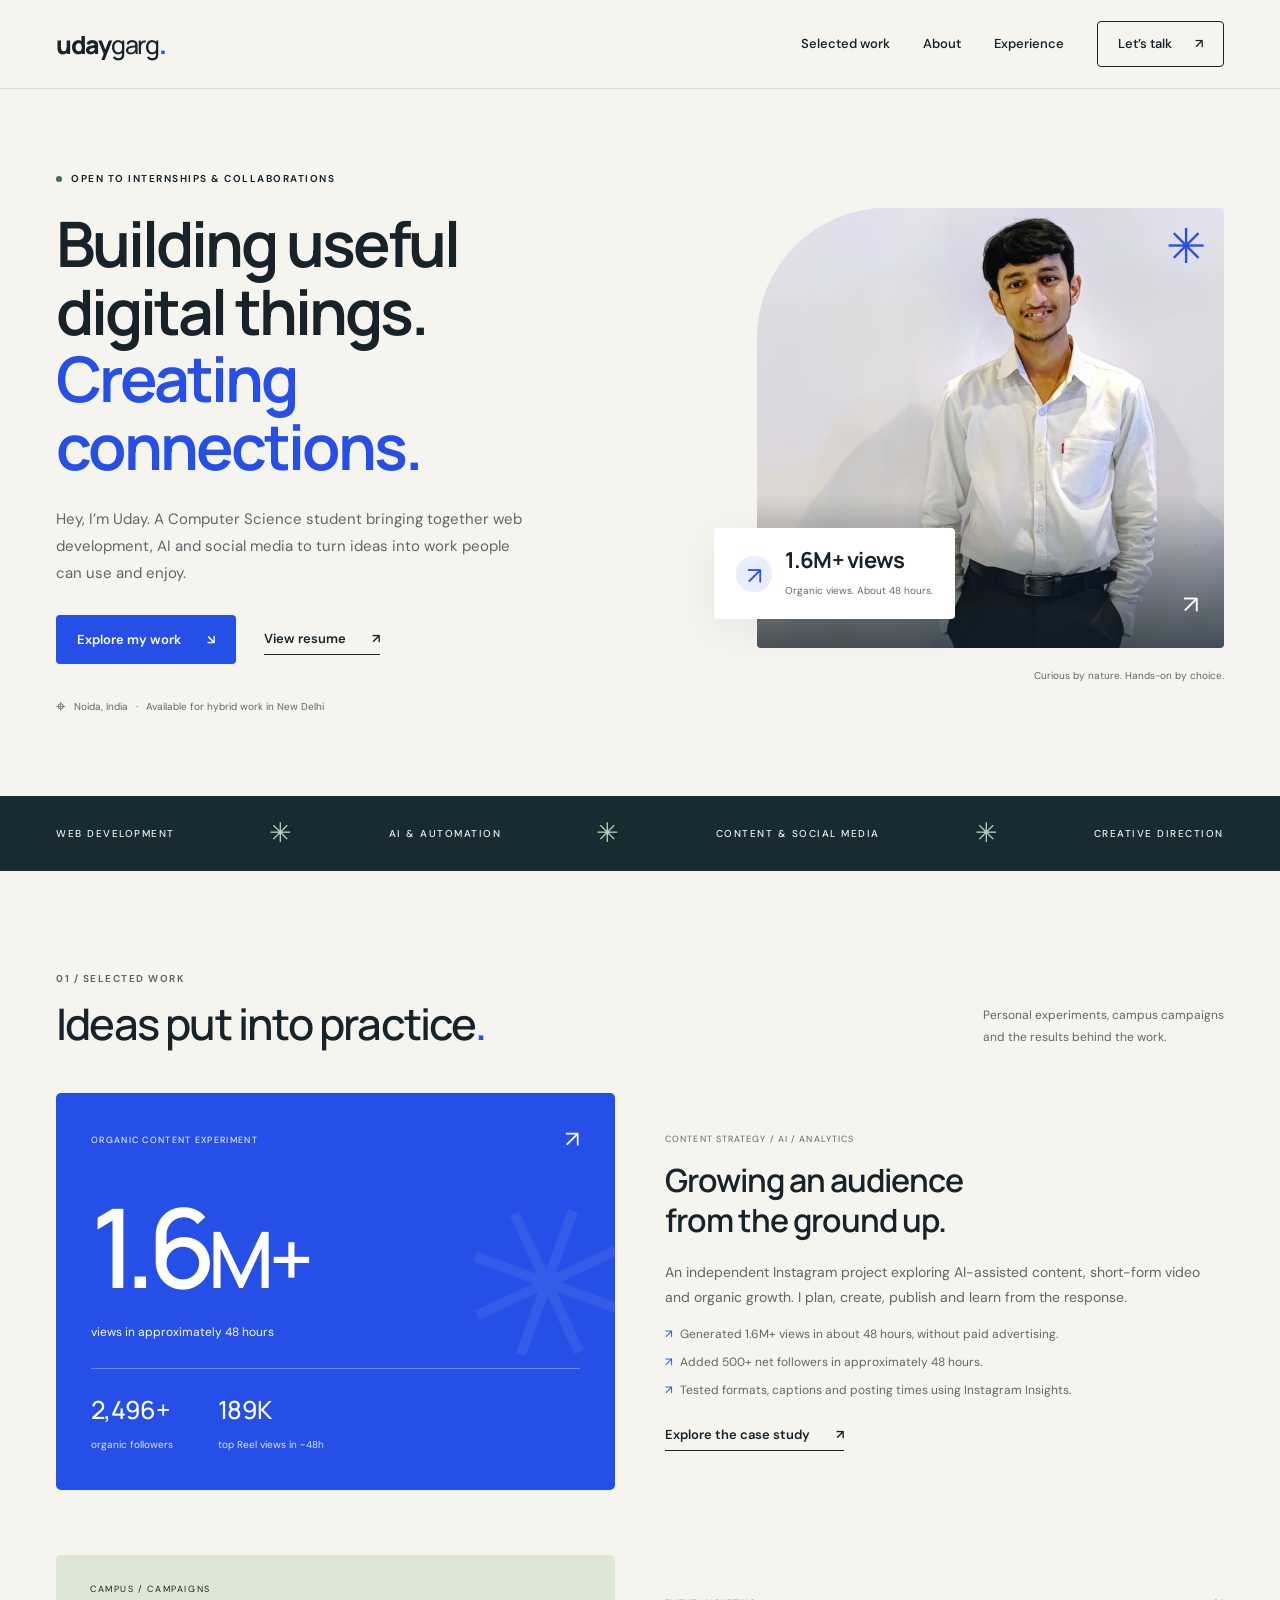
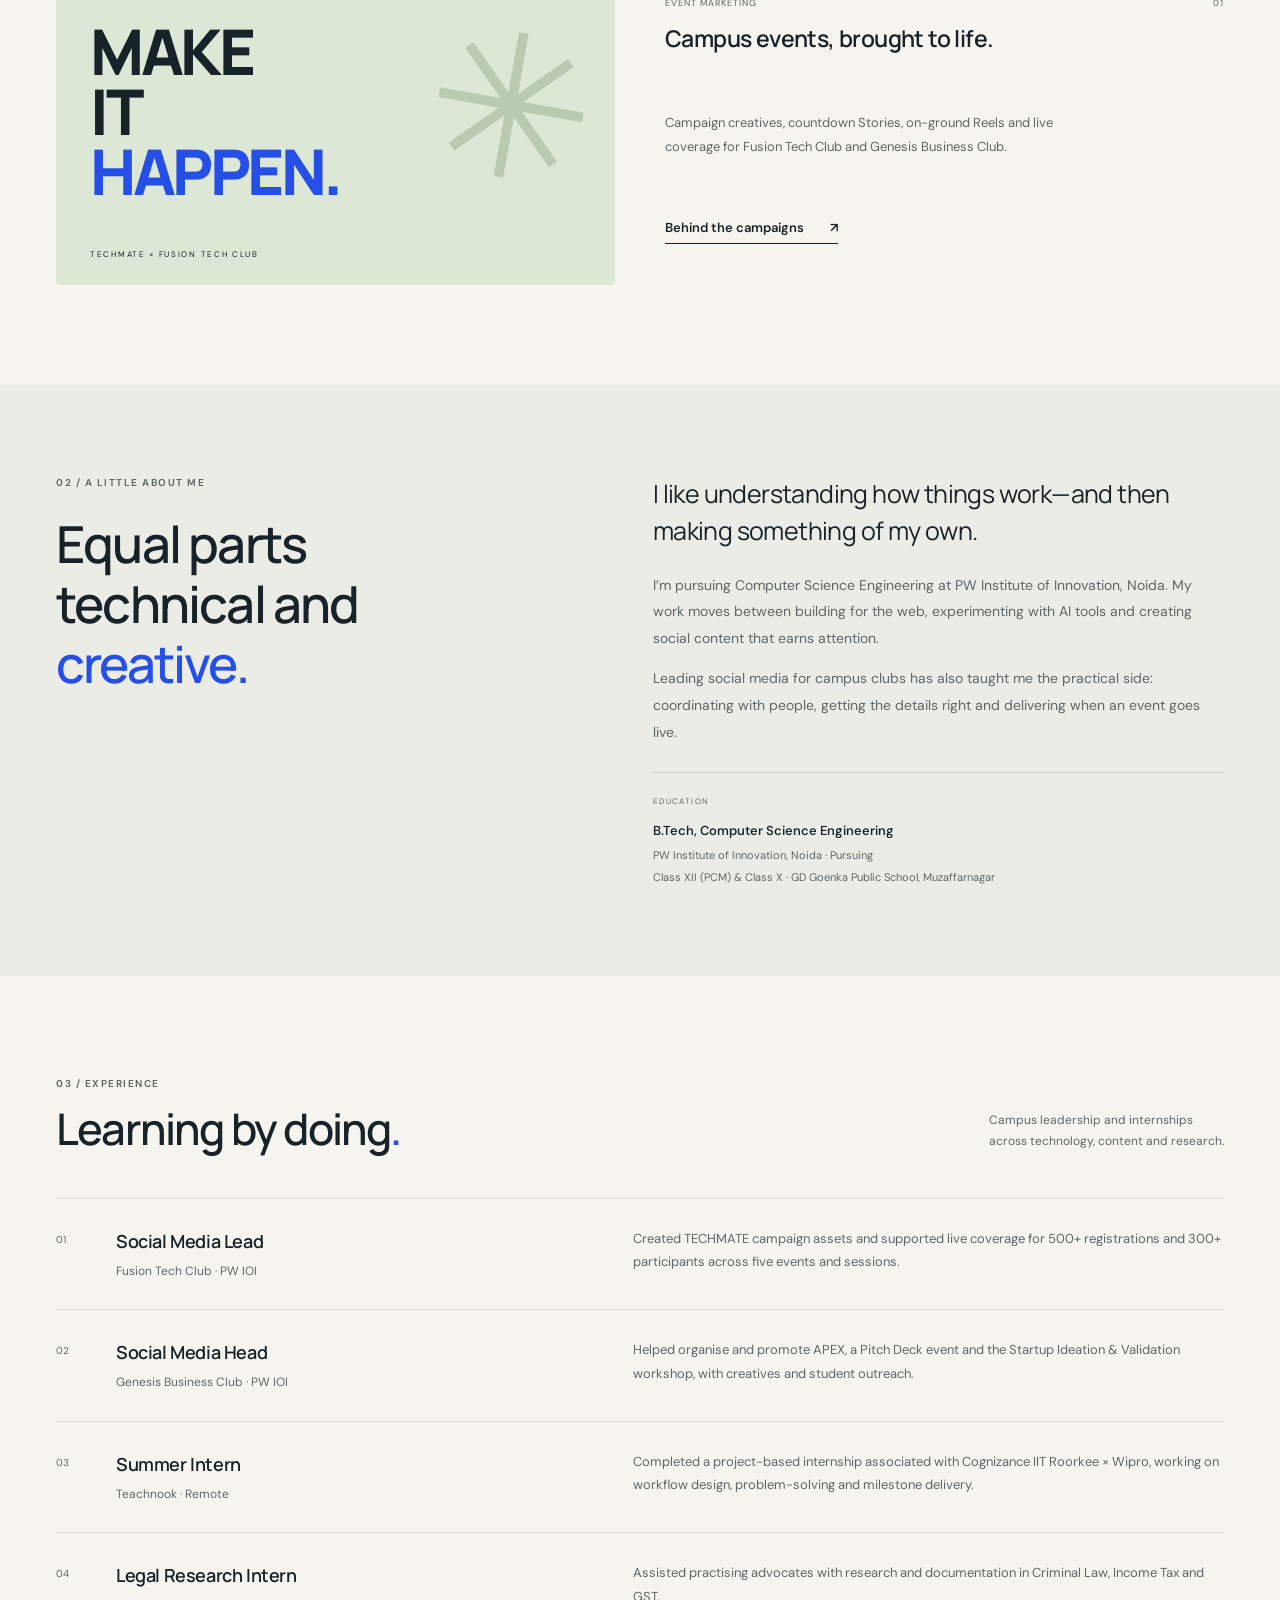
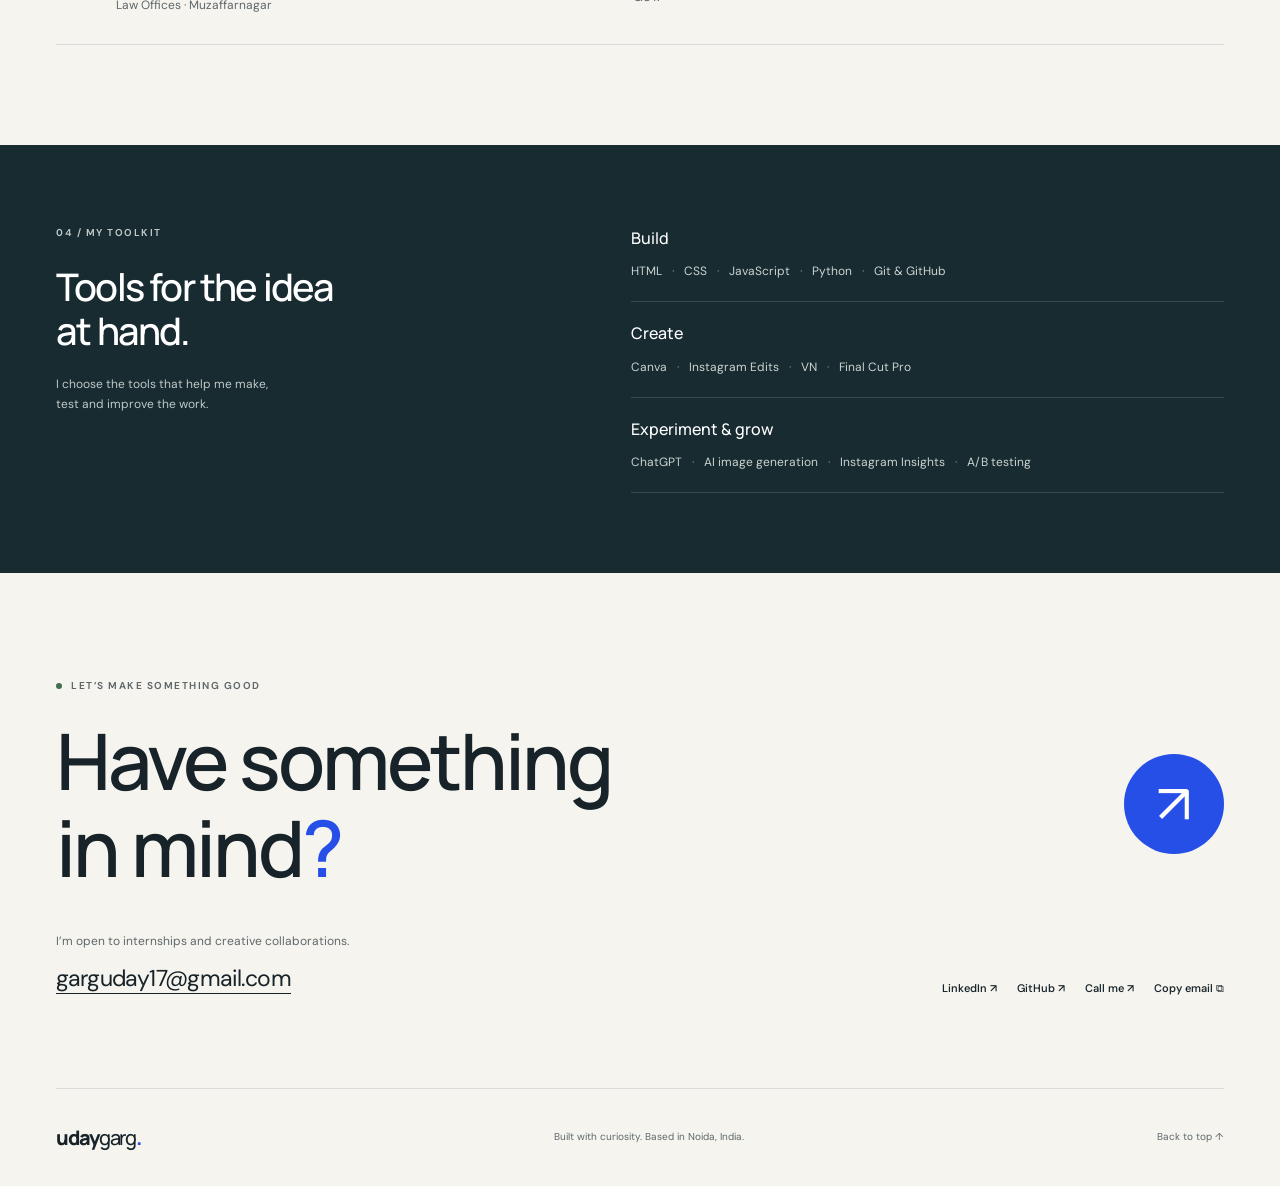
<file: index.html>
<!doctype html>
<html lang="en">
<head>
<meta charset="utf-8"><meta name="viewport" content="width=device-width, initial-scale=1">
<title>Uday Garg — Developer &amp; Content Creator</title>
<meta name="description" content="Uday Garg's portfolio: web projects, AI-assisted content, organic social media growth and campus campaigns. Computer Science undergraduate based in Noida.">
<meta name="author" content="Uday Garg"><meta name="theme-color" content="#f5f4ef">
<meta property="og:type" content="website"><meta property="og:title" content="Uday Garg — Developer &amp; Content Creator"><meta property="og:description" content="Building useful digital experiences and creating content that connects. Explore my work, experience and results."><meta property="og:url" content="https://codertycoon17.github.io/personal-profile/"><meta property="og:image" content="https://codertycoon17.github.io/personal-profile/profile.jpg">
<link rel="canonical" href="https://codertycoon17.github.io/personal-profile/"><link rel="icon" href="favicon.svg" type="image/svg+xml">
<link rel="preconnect" href="https://fonts.googleapis.com"><link rel="preconnect" href="https://fonts.gstatic.com" crossorigin><link href="https://fonts.googleapis.com/css2?family=DM+Sans:wght@400;450;500;550;600;650;700&amp;family=Manrope:wght@400;500;600;650;700;750;800&amp;display=swap" rel="stylesheet"><link rel="stylesheet" href="style.css">
<script src="script.js" defer></script>
</head>
<body>
<a class="skip" href="#main">Skip to content</a>
<header class="site-header"><nav class="nav shell" aria-label="Main navigation"><a class="wordmark" href="#" aria-label="Uday Garg home">uday<span>garg</span><i>.</i></a><button class="menu-toggle" aria-expanded="false" aria-controls="nav-links">Menu <span aria-hidden="true">＋</span></button><div class="nav-links" id="nav-links"><a href="#work">Selected work</a><a href="#about">About</a><a href="#experience">Experience</a><a class="nav-contact" href="#contact">Let’s talk <span aria-hidden="true">↗</span></a></div></nav></header>
<main id="main">
<section class="hero shell" aria-labelledby="hero-title"><div class="hero-copy"><p class="eyebrow"><span class="status-dot"></span> OPEN TO INTERNSHIPS &amp; COLLABORATIONS</p><h1 id="hero-title">Building useful<br>digital things.<br><span>Creating</span><br><span>connections.</span></h1><p class="hero-intro">Hey, I’m Uday. A Computer Science student bringing together web development, AI and social media to turn ideas into work people can use and enjoy.</p><div class="hero-actions"><a class="button primary" href="#work">Explore my work <span aria-hidden="true">↘</span></a><a class="text-link" href="assets/Uday_Garg_Resume.pdf?v=main-20261024" target="_blank" rel="noopener">View resume <span aria-hidden="true">↗</span></a></div><div class="hero-location"><span aria-hidden="true">⌖</span> Noida, India <span class="dot-separator">·</span> Available for hybrid work in New Delhi</div></div><div class="hero-art"><div class="portrait-frame"><img src="profile.jpg" alt="Uday Garg" width="4496" height="5992" fetchpriority="high"><span class="portrait-corner top" aria-hidden="true">✳</span><div class="portrait-label"><span>TECHNOLOGY × CREATIVITY</span><span aria-hidden="true">↗</span></div></div><div class="result-note"><span class="note-icon" aria-hidden="true">↗</span><div><strong>1.6M+ views</strong><span>Organic views. About 48 hours.</span></div></div><p class="portrait-caption">Curious by nature. Hands-on by choice.</p></div></section>
<div class="discipline-band" aria-label="Areas of work"><div class="shell discipline-inner"><span>WEB DEVELOPMENT</span><b aria-hidden="true">✳</b><span>AI &amp; AUTOMATION</span><b aria-hidden="true">✳</b><span>CONTENT &amp; SOCIAL MEDIA</span><b aria-hidden="true">✳</b><span>CREATIVE DIRECTION</span></div></div>
<section class="section shell" id="work"><div class="section-top"><div><p class="eyebrow">01 / SELECTED WORK</p><h2>Ideas put into practice<span>.</span></h2></div><p class="section-description">Personal experiments, campus campaigns<br>and the results behind the work.</p></div>
<article class="featured-work"><div class="growth-visual"><div class="visual-top"><span>ORGANIC CONTENT EXPERIMENT</span><span aria-hidden="true">↗</span></div><div class="visual-number">1.6<span>M+</span></div><p>views in approximately 48 hours</p><div class="visual-rule"></div><div class="visual-bottom"><div><strong>2,496+</strong><span>organic followers</span></div><div><strong>189K</strong><span>top Reel views in ~48h</span></div></div><span class="decor-asterisk" aria-hidden="true">✳</span></div><div class="work-copy"><p class="work-category">CONTENT STRATEGY / AI / ANALYTICS</p><h3>Growing an audience<br>from the ground up.</h3><p>An independent Instagram project exploring AI-assisted content, short-form video and organic growth. I plan, create, publish and learn from the response.</p><ul class="clean-list"><li>Generated 1.6M+ views in about 48 hours, without paid advertising.</li><li>Added 500+ net followers in approximately 48 hours.</li><li>Tested formats, captions and posting times using Instagram Insights.</li></ul><a class="text-link" href="projects.html#content">Explore the case study <span aria-hidden="true">↗</span></a></div></article>
<div class="campus-showcase"><article class="secondary-work"><div class="project-visual campaign-visual" aria-hidden="true"><span class="mock-label">CAMPUS / CAMPAIGNS</span><strong>MAKE<br>IT<br><em>HAPPEN.</em></strong><span class="visual-foot">TECHMATE × FUSION TECH CLUB</span><span class="campaign-star">✳</span></div><div class="project-meta"><span>EVENT MARKETING</span><span>01</span></div><h3>Campus events, brought to life.</h3><p>Campaign creatives, countdown Stories, on-ground Reels and live coverage for Fusion Tech Club and Genesis Business Club.</p><a class="text-link" href="projects.html#campus">Behind the campaigns <span aria-hidden="true">↗</span></a></article></div>
</section>
<section class="about-section" id="about"><div class="shell about-layout"><div><p class="eyebrow">02 / A LITTLE ABOUT ME</p><h2>Equal parts<br> technical and<br> <span>creative.</span></h2></div><div class="about-copy"><p class="large-copy">I like understanding how things work—and then making something of my own.</p><p>I’m pursuing Computer Science Engineering at PW Institute of Innovation, Noida. My work moves between building for the web, experimenting with AI tools and creating social content that earns attention.</p><p>Leading social media for campus clubs has also taught me the practical side: coordinating with people, getting the details right and delivering when an event goes live.</p><div class="education-note"><span class="mini-label">EDUCATION</span><strong>B.Tech, Computer Science Engineering</strong><span>PW Institute of Innovation, Noida · Pursuing</span><span>Class XII (PCM) &amp; Class X · GD Goenka Public School, Muzaffarnagar</span></div></div></div></section>
<section class="section shell" id="experience"><div class="section-top"><div><p class="eyebrow">03 / EXPERIENCE</p><h2>Learning by doing<span>.</span></h2></div><p class="section-description">Campus leadership and internships<br>across technology, content and research.</p></div><div class="experience-list"><article class="experience-row"><span class="experience-index">01</span><div><h3>Social Media Lead</h3><p class="organization">Fusion Tech Club · PW IOI</p></div><p>Created TECHMATE campaign assets and supported live coverage for 500+ registrations and 300+ participants across five events and sessions.</p></article><article class="experience-row"><span class="experience-index">02</span><div><h3>Social Media Head</h3><p class="organization">Genesis Business Club · PW IOI</p></div><p>Helped organise and promote APEX, a Pitch Deck event and the Startup Ideation &amp; Validation workshop, with creatives and student outreach.</p></article><article class="experience-row"><span class="experience-index">03</span><div><h3>Summer Intern</h3><p class="organization">Teachnook · Remote</p></div><p>Completed a project-based internship associated with Cognizance IIT Roorkee × Wipro, working on workflow design, problem-solving and milestone delivery.</p></article><article class="experience-row"><span class="experience-index">04</span><div><h3>Legal Research Intern</h3><p class="organization">Law Offices · Muzaffarnagar</p></div><p>Assisted practising advocates with research and documentation in Criminal Law, Income Tax and GST.</p></article></div></section>
<section class="toolkit-section"><div class="shell toolkit-layout"><div><p class="eyebrow">04 / MY TOOLKIT</p><h2>Tools for the idea<br>at hand.</h2><p>I choose the tools that help me make,<br>test and improve the work.</p></div><div class="tool-groups"><div><h3>Build</h3><p>HTML <span>·</span> CSS <span>·</span> JavaScript <span>·</span> Python <span>·</span> Git &amp; GitHub</p></div><div><h3>Create</h3><p>Canva <span>·</span> Instagram Edits <span>·</span> VN <span>·</span> Final Cut Pro</p></div><div><h3>Experiment &amp; grow</h3><p>ChatGPT <span>·</span> AI image generation <span>·</span> Instagram Insights <span>·</span> A/B testing</p></div></div></div></section>
<section class="contact-section shell" id="contact"><p class="eyebrow"><span class="status-dot"></span> LET’S MAKE SOMETHING GOOD</p><div class="contact-heading"><h2>Have something<br>in mind<span>?</span></h2><a class="contact-arrow" href="mailto:garguday17@gmail.com" aria-label="Email Uday Garg">↗</a></div><div class="contact-bottom"><div><p>I’m open to internships and creative collaborations.</p><a class="email-link" href="mailto:garguday17@gmail.com">garguday17@gmail.com</a></div><div class="social-links"><a href="https://www.linkedin.com/in/uday-garg-muj27/" target="_blank" rel="noopener">LinkedIn ↗</a><a href="https://github.com/codertycoon17" target="_blank" rel="noopener">GitHub ↗</a><a href="tel:+917983290704">Call me ↗</a><button type="button" class="copy-email">Copy email <span aria-hidden="true">⧉</span></button></div></div><p class="copy-status" role="status" aria-live="polite"></p></section>
</main><footer class="site-footer shell"><a class="wordmark" href="#">uday<span>garg</span><i>.</i></a><p>Built with curiosity. Based in Noida, India.</p><a href="#main">Back to top ↑</a></footer>
</body></html>
</file>
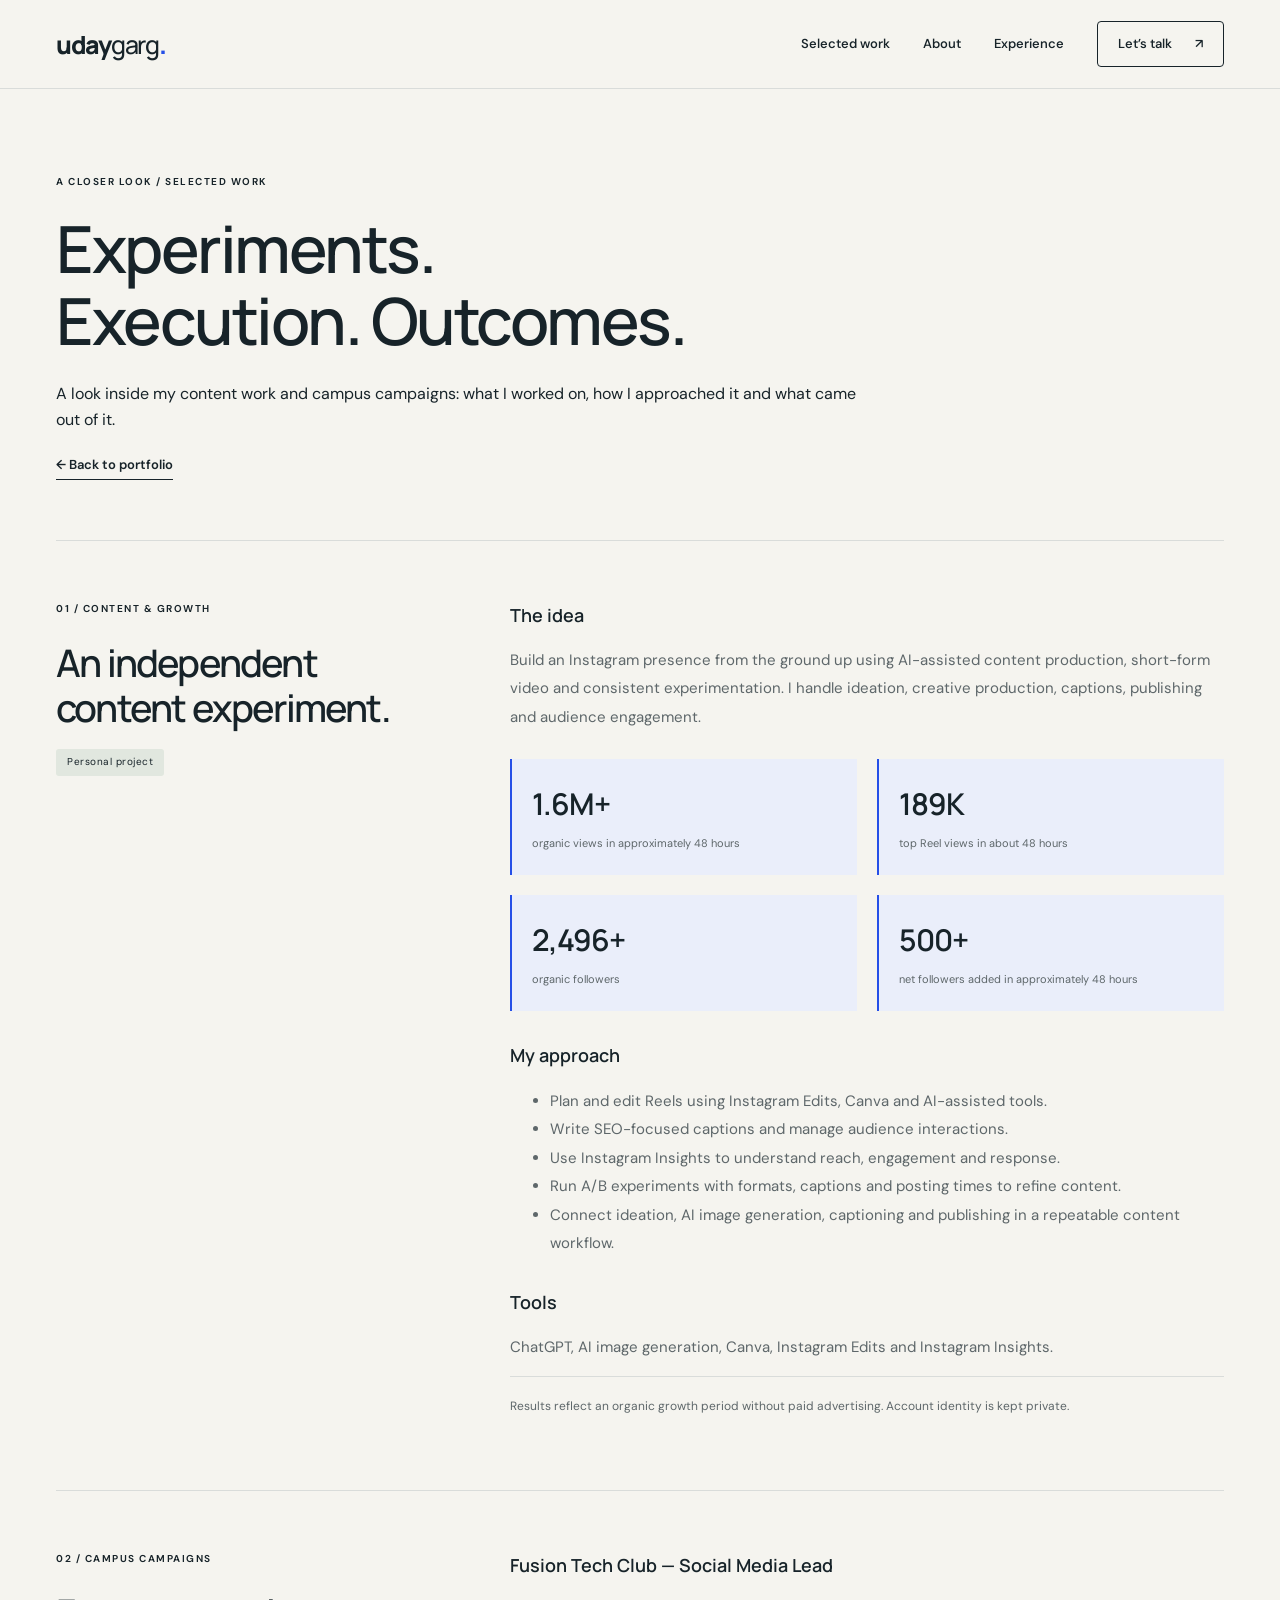
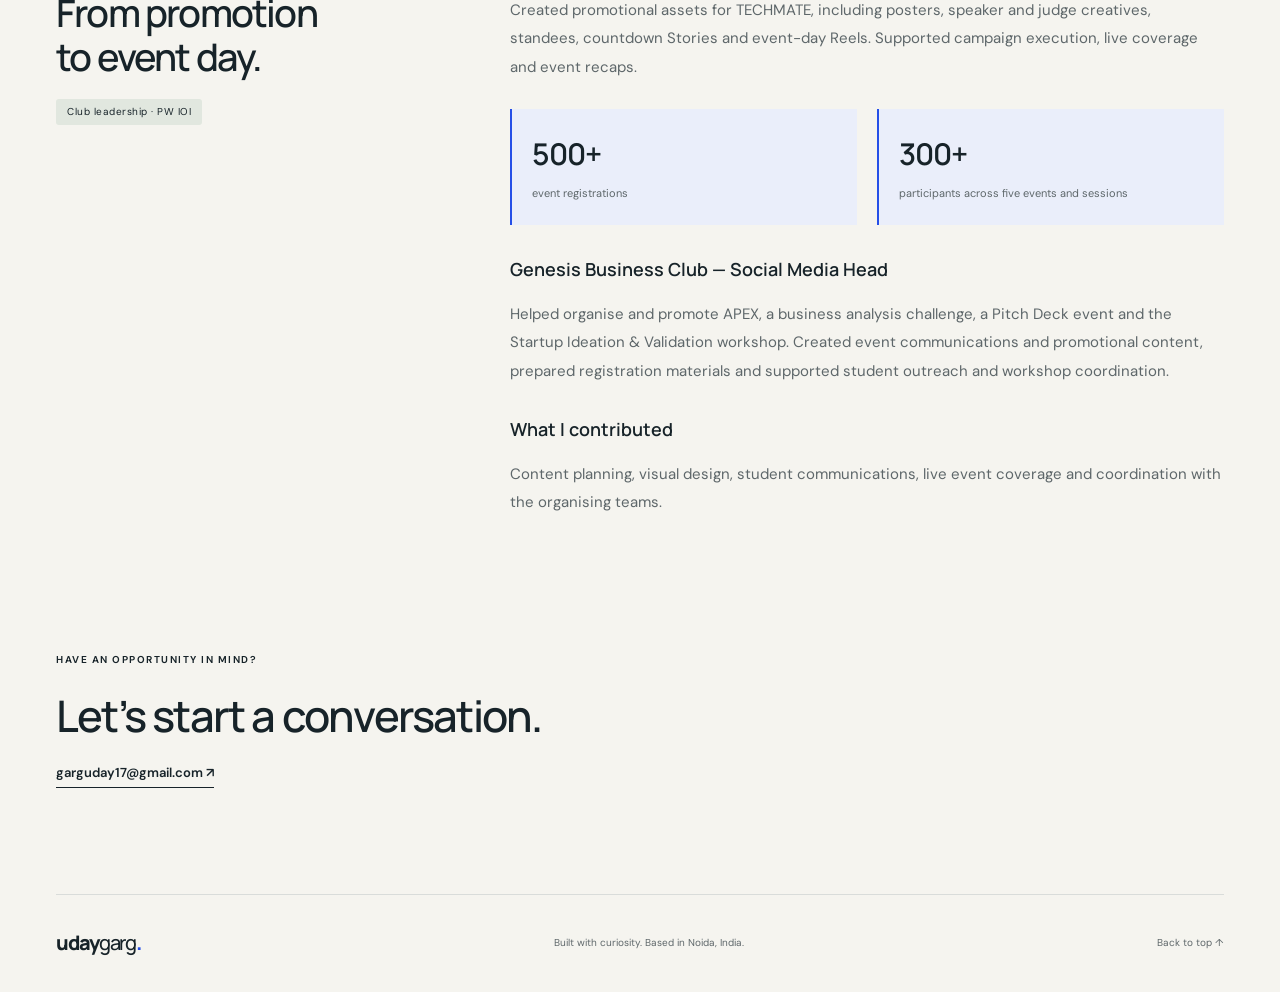
<file: projects.html>
<!doctype html>
<html lang="en">
<head>
<meta charset="utf-8"><meta name="viewport" content="width=device-width, initial-scale=1">
<title>Selected Work — Uday Garg</title>
<meta name="description" content="Selected work by Uday Garg: AI-assisted content, organic audience growth and campus event campaigns.">
<meta name="author" content="Uday Garg"><meta name="theme-color" content="#f5f4ef">
<meta property="og:type" content="website"><meta property="og:title" content="Selected Work — Uday Garg"><meta property="og:description" content="Building useful digital experiences and creating content that connects. Explore my work, experience and results."><meta property="og:url" content="https://codertycoon17.github.io/personal-profile/projects.html"><meta property="og:image" content="https://codertycoon17.github.io/personal-profile/profile.jpg">
<link rel="canonical" href="https://codertycoon17.github.io/personal-profile/projects.html"><link rel="icon" href="favicon.svg" type="image/svg+xml">
<link rel="preconnect" href="https://fonts.googleapis.com"><link rel="preconnect" href="https://fonts.gstatic.com" crossorigin><link href="https://fonts.googleapis.com/css2?family=DM+Sans:wght@400;450;500;550;600;650;700&amp;family=Manrope:wght@400;500;600;650;700;750;800&amp;display=swap" rel="stylesheet"><link rel="stylesheet" href="style.css">
<script src="script.js" defer></script>
</head>
<body>
<a class="skip" href="#main">Skip to content</a>
<header class="site-header"><nav class="nav shell" aria-label="Main navigation"><a class="wordmark" href="index.html" aria-label="Uday Garg home">uday<span>garg</span><i>.</i></a><button class="menu-toggle" aria-expanded="false" aria-controls="nav-links">Menu <span aria-hidden="true">＋</span></button><div class="nav-links" id="nav-links"><a href="index.html#work">Selected work</a><a href="index.html#about">About</a><a href="index.html#experience">Experience</a><a class="nav-contact" href="index.html#contact">Let’s talk <span aria-hidden="true">↗</span></a></div></nav></header>
<main id="main">
<div class="shell">
<header class="case-header"><p class="eyebrow">A CLOSER LOOK / SELECTED WORK</p><h1>Experiments.<br>Execution. Outcomes.</h1><p>A look inside my content work and campus campaigns: what I worked on, how I approached it and what came out of it.</p><a class="text-link" href="index.html#work">← Back to portfolio</a></header>
<section class="case-study" id="content"><div class="case-layout"><div><p class="eyebrow">01 / CONTENT &amp; GROWTH</p><h2>An independent<br>content experiment.</h2><span class="case-status">Personal project</span></div><div class="case-content"><h3>The idea</h3><p>Build an Instagram presence from the ground up using AI-assisted content production, short-form video and consistent experimentation. I handle ideation, creative production, captions, publishing and audience engagement.</p><div class="case-metrics"><div><strong>1.6M+</strong><span>organic views in approximately 48 hours</span></div><div><strong>189K</strong><span>top Reel views in about 48 hours</span></div><div><strong>2,496+</strong><span>organic followers</span></div><div><strong>500+</strong><span>net followers added in approximately 48 hours</span></div></div><h3>My approach</h3><ul><li>Plan and edit Reels using Instagram Edits, Canva and AI-assisted tools.</li><li>Write SEO-focused captions and manage audience interactions.</li><li>Use Instagram Insights to understand reach, engagement and response.</li><li>Run A/B experiments with formats, captions and posting times to refine content.</li><li>Connect ideation, AI image generation, captioning and publishing in a repeatable content workflow.</li></ul><h3>Tools</h3><p>ChatGPT, AI image generation, Canva, Instagram Edits and Instagram Insights.</p><p class="case-notice">Results reflect an organic growth period without paid advertising. Account identity is kept private.</p></div></div></section>
<section class="case-study" id="campus"><div class="case-layout"><div><p class="eyebrow">02 / CAMPUS CAMPAIGNS</p><h2>From promotion<br>to event day.</h2><span class="case-status">Club leadership · PW IOI</span></div><div class="case-content"><h3>Fusion Tech Club — Social Media Lead</h3><p>Created promotional assets for TECHMATE, including posters, speaker and judge creatives, standees, countdown Stories and event-day Reels. Supported campaign execution, live coverage and event recaps.</p><div class="case-metrics"><div><strong>500+</strong><span>event registrations</span></div><div><strong>300+</strong><span>participants across five events and sessions</span></div></div><h3>Genesis Business Club — Social Media Head</h3><p>Helped organise and promote APEX, a business analysis challenge, a Pitch Deck event and the Startup Ideation &amp; Validation workshop. Created event communications and promotional content, prepared registration materials and supported student outreach and workshop coordination.</p><h3>What I contributed</h3><p>Content planning, visual design, student communications, live event coverage and coordination with the organising teams.</p></div></div></section>
<section class="case-cta"><p class="eyebrow">HAVE AN OPPORTUNITY IN MIND?</p><h2>Let’s start a conversation.</h2><p><a class="text-link" href="mailto:garguday17@gmail.com">garguday17@gmail.com ↗</a></p></section>
</div>
</main><footer class="site-footer shell"><a class="wordmark" href="index.html">uday<span>garg</span><i>.</i></a><p>Built with curiosity. Based in Noida, India.</p><a href="#main">Back to top ↑</a></footer>
</body></html>
</file>
<file: style.css>
:root{--paper:#f5f4ef;--white:#fff;--ink:#172329;--muted:#5e676a;--blue:#254fe7;--line:#d9dcda;--navy:#172b31;--mint:#dce7d5;--heading:'Manrope',sans-serif;--body:'DM Sans',sans-serif}*{box-sizing:border-box}html{scroll-behavior:smooth;scroll-padding-top:100px}body{margin:0;background:var(--paper);color:var(--ink);font-family:var(--body);font-size:16px;line-height:1.65}a{color:inherit;text-decoration:none}button{font:inherit;cursor:pointer}img{display:block;max-width:100%}::selection{background:#cdd6ff;color:#122226}:focus-visible{outline:3px solid var(--blue);outline-offset:5px}.shell{width:min(1180px,calc(100% - 112px));margin:auto}.skip{position:fixed;top:-100px;left:20px;padding:12px 20px;background:white;z-index:999}.skip:focus{top:12px}.site-header{border-bottom:1px solid var(--line);position:sticky;top:0;z-index:20;background:rgba(245,244,239,.96);backdrop-filter:blur(16px)}.nav{display:flex;align-items:center;justify-content:space-between;min-height:88px}.wordmark{font-family:var(--heading);font-size:25px;line-height:1;letter-spacing:-1.3px;font-weight:800}.wordmark span{font-weight:500}.wordmark i{font-style:normal;color:var(--blue)}.nav-links{display:flex;align-items:center;gap:33px;font-size:13px;font-weight:550}.nav-links>a:hover,.nav-links>a[aria-current]{color:var(--blue)}.nav-contact{border:1px solid var(--ink);border-radius:4px;padding:11px 20px}.nav-contact span{margin-left:20px}.menu-toggle{display:none}.eyebrow{font-size:10px;font-weight:650;letter-spacing:1.5px;display:flex;align-items:center;gap:9px;line-height:1.6;margin:0 0 23px}.status-dot{height:6px;width:6px;background:#426f51;border-radius:50%;display:inline-block;flex-shrink:0}.hero{display:grid;grid-template-columns:1.25fr 1fr;gap:100px;padding:82px 0 75px;align-items:center}.hero h1{font-family:var(--heading);font-size:clamp(44px,4.9vw,69px);font-weight:650;line-height:1.08;letter-spacing:-3px;margin:0}.hero h1 span{color:var(--blue)}.hero-intro{max-width:480px;font-size:15px;color:var(--muted);line-height:1.8;margin:25px 0}.hero-actions{display:flex;align-items:center;gap:28px;margin:28px 0}.button{display:inline-flex;align-items:center;justify-content:center;gap:26px;padding:14px 21px;font-size:13px;font-weight:600;border-radius:4px;transition:transform .2s,background .2s}.button:hover{transform:translateY(-3px)}.primary{background:var(--blue);color:white}.primary:hover{background:#1738b4}.text-link{font-size:13px;font-weight:600;display:inline-flex;align-items:center;gap:26px;border-bottom:1px solid currentColor;padding:4px 0}.text-link:hover{color:var(--blue)}.hero-location{font-size:10px;line-height:1.7;color:var(--muted);display:flex;gap:8px;align-items:center}.hero-location>span:first-child{font-size:17px}.hero-art{position:relative;padding:0 0 0 8px}.portrait-frame{position:relative;height:440px;overflow:hidden;background:#dce2e5;border-radius:130px 4px 4px 4px}.portrait-frame img{width:100%;height:100%;object-fit:cover;object-position:50% 30%;transform:scale(1.65);transform-origin:50% 43%}.portrait-frame::after{content:'';position:absolute;inset:65% 0 0;background:linear-gradient(transparent,rgba(13,30,41,.7))}.portrait-corner{position:absolute;right:18px;top:15px;font-size:48px;color:var(--blue);line-height:1}.portrait-label{position:absolute;bottom:23px;left:26px;right:23px;z-index:1;display:flex;justify-content:space-between;align-items:center;color:#fff;font-size:9px;letter-spacing:1.8px}.portrait-label>span:last-child{font-size:25px}.result-note{position:absolute;left:-35px;bottom:65px;display:flex;align-items:center;gap:13px;padding:17px 22px;background:white;box-shadow:0 10px 40px #1a2a3910;border-radius:4px;z-index:2}.note-icon{display:grid;place-items:center;width:36px;height:36px;border-radius:50%;background:#e9edff;color:var(--blue);font-size:24px}.result-note strong{display:block;font-family:var(--heading);font-size:22px;letter-spacing:-.7px;line-height:1.4}.result-note div>span{font-size:10px;color:var(--muted)}.portrait-caption{text-align:right;font-size:10px;color:var(--muted);margin:20px 0 0}.discipline-band{background:var(--navy);color:#edf1ea}.discipline-inner{display:flex;align-items:center;justify-content:space-between;gap:20px;min-height:75px;font-size:10px;font-weight:500;letter-spacing:1.5px}.discipline-inner b{font-weight:400;color:#b9cfbc;font-size:27px}.section{padding-top:100px;padding-bottom:100px}.section-top{display:flex;align-items:flex-end;justify-content:space-between;gap:24px;margin-bottom:43px}.section-top .eyebrow{color:var(--muted);margin-bottom:12px}h2{font-family:var(--heading);font-weight:550;font-size:clamp(32px,3.4vw,45px);line-height:1.17;letter-spacing:-1.8px;margin:0}h2>span{color:var(--blue)}.section-description{font-size:12px;color:var(--muted);line-height:1.8;margin:0 0 2px}.featured-work{display:grid;grid-template-columns:1fr 1fr;gap:50px;align-items:center;margin-bottom:65px}.growth-visual{background:var(--blue);color:white;padding:28px 35px 33px;min-height:370px;position:relative;overflow:hidden;border-radius:5px}.visual-top{display:flex;justify-content:space-between;align-items:center;font-size:9px;letter-spacing:1.3px}.visual-top>span:last-child{font-size:23px}.visual-number{font-family:var(--heading);font-size:110px;font-weight:550;letter-spacing:-8px;line-height:1.4;padding-top:10px;position:relative;z-index:1}.visual-number>span{font-size:78px;letter-spacing:-5px}.growth-visual>p{font-size:12px;margin:0;position:relative;z-index:1}.visual-rule{height:1px;background:#ffffff55;margin:25px 0 20px}.visual-bottom{display:flex;gap:45px;position:relative;z-index:1}.visual-bottom strong{display:block;font-family:var(--heading);font-weight:500;font-size:25px;letter-spacing:-.7px}.visual-bottom span{font-size:10px;color:#e1e6ff}.decor-asterisk{position:absolute;right:-18px;top:90px;font-size:210px;line-height:1;color:#ffffff12;transform:rotate(20deg)}.work-category{font-size:9px;letter-spacing:1.1px;color:var(--muted);margin:0 0 13px}.work-copy h3{font-family:var(--heading);font-size:32px;font-weight:600;line-height:1.25;letter-spacing:-1px;margin:0 0 20px}.work-copy>p:not(.work-category){font-size:14px;color:var(--muted);line-height:1.8;margin:0 0 15px}.clean-list{list-style:none;padding:0;margin:15px 0 20px;font-size:12px;color:var(--muted)}.clean-list li{position:relative;padding-left:15px;margin:8px 0}.clean-list li::before{content:'↗';position:absolute;left:0;color:var(--blue)}.work-grid{display:grid;grid-template-columns:1fr 1fr;gap:38px}.project-visual{height:330px;overflow:hidden;position:relative;border-radius:5px;margin-bottom:22px}.campaign-visual{background:var(--mint);padding:27px 34px}.mock-label{font-size:9px;letter-spacing:1.6px;display:block}.campaign-visual>strong{font-family:var(--heading);font-weight:800;font-size:63px;letter-spacing:-3.5px;line-height:.95;display:block;margin-top:26px;position:relative;z-index:1}.campaign-visual em{font-style:normal;color:var(--blue)}.visual-foot{font-size:8px;letter-spacing:1.7px;position:absolute;bottom:23px;left:34px}.campaign-star{position:absolute;right:20px;top:55px;font-size:200px;line-height:1;color:#bacab1;transform:rotate(10deg)}.progress-stamp{position:absolute;bottom:30px;right:24px;background:var(--ink);color:white;font-size:8px;letter-spacing:1px;padding:8px 12px;border-radius:3px}.project-meta{display:flex;justify-content:space-between;font-size:9px;color:var(--muted);letter-spacing:1px;margin-bottom:10px}.secondary-work h3{font-family:var(--heading);font-weight:600;font-size:23px;letter-spacing:-.6px;margin:0 0 12px}.secondary-work p{font-size:13px;color:var(--muted);line-height:1.8;max-width:430px;margin:0 0 14px}.about-section{background:#eaece5;padding:90px 0}.about-layout{display:grid;grid-template-columns:1fr 1.15fr;gap:100px}.about-layout h2{font-size:51px;line-height:1.18}.about-layout .eyebrow{color:var(--muted)}.large-copy{font-family:var(--heading);font-size:25px;line-height:1.5;letter-spacing:-.6px;margin:0 0 22px}.about-copy>p:not(.large-copy){font-size:14px;color:var(--muted);line-height:1.9}.education-note{border-top:1px solid #cdd1c8;margin-top:27px;padding-top:22px;display:grid;gap:4px;font-size:11px;color:var(--muted)}.education-note strong{font-size:13px;color:var(--ink);font-weight:550}.mini-label{font-size:8px;letter-spacing:1.4px;margin-bottom:8px}.experience-list{border-top:1px solid var(--line)}.experience-row{display:grid;grid-template-columns:35px 1fr 1.2fr;gap:25px;padding:28px 0;border-bottom:1px solid var(--line)}.experience-index{font-size:10px;color:var(--muted);padding-top:5px}.experience-row h3{font-family:var(--heading);font-weight:600;font-size:18px;letter-spacing:-.4px;margin:0}.organization{font-size:12px;color:var(--muted);margin:5px 0 0}.experience-row>p{font-size:13px;color:var(--muted);margin:0;line-height:1.8}.toolkit-section{background:var(--navy);color:white;padding:80px 0}.toolkit-layout{display:grid;grid-template-columns:1fr 1.25fr;gap:100px}.toolkit-layout .eyebrow{color:#bfc9c7}.toolkit-layout h2{font-size:38px}.toolkit-layout>div>p:last-child{font-size:12px;color:#bfc9c7;margin-top:22px}.tool-groups>div{padding:18px 0;border-bottom:1px solid #ffffff25}.tool-groups>div:first-child{padding-top:0}.tool-groups h3{font-family:var(--heading);font-size:16px;font-weight:500;margin:0 0 8px}.tool-groups p{font-size:12px;color:#cbd4d0;margin:0;line-height:2}.tool-groups p span{padding:0 7px;color:#829892}.contact-section{padding-top:105px;padding-bottom:65px}.contact-section>.eyebrow{color:var(--muted)}.contact-heading{display:flex;align-items:center;justify-content:space-between}.contact-heading h2{font-size:78px;letter-spacing:-3px;line-height:1.12}.contact-arrow{width:100px;height:100px;border-radius:50%;display:grid;place-items:center;background:var(--blue);color:white;font-size:55px;transition:transform .2s}.contact-arrow:hover{transform:rotate(10deg)}.contact-bottom{display:flex;justify-content:space-between;align-items:flex-end;margin-top:40px;gap:25px}.contact-bottom p{font-size:12px;color:var(--muted);margin:0 0 8px}.email-link{font-size:23px;letter-spacing:-.6px;border-bottom:1px solid var(--ink)}.social-links{display:flex;gap:20px;flex-wrap:wrap;align-items:center}.social-links a,.copy-email{font-size:11px;font-weight:550}.social-links a:hover,.copy-email:hover{color:var(--blue)}.copy-email{padding:0;border:0;background:transparent;color:var(--ink)}.copy-status{font-size:11px;height:16px;margin:10px 0 0;color:var(--blue)}.site-footer{border-top:1px solid var(--line);padding:30px 0;display:flex;justify-content:space-between;align-items:center;gap:20px}.site-footer .wordmark{font-size:20px}.site-footer p,.site-footer>a:last-child{font-size:10px;color:var(--muted)}
/* Case studies share the same visual language. */
.case-header{padding:85px 0 60px;max-width:800px}.case-header h1{font-family:var(--heading);font-size:65px;line-height:1.1;letter-spacing:-2.5px;font-weight:550;margin:0 0 25px}.case-header>p:last-child{font-size:17px;color:var(--muted);max-width:620px}.case-study{padding:60px 0;border-top:1px solid var(--line);scroll-margin-top:100px}.case-study h2{font-size:38px}.case-layout{display:grid;grid-template-columns:.7fr 1.3fr;gap:70px}.case-content>p,.case-content li{font-size:15px;color:var(--muted);line-height:1.9}.case-content h3{font-family:var(--heading);font-size:18px;font-weight:600;margin:30px 0 8px}.case-content h3:first-child{margin-top:0}.case-metrics{display:grid;grid-template-columns:1fr 1fr;gap:20px;margin:28px 0}.case-metrics>div{padding:20px;border-left:2px solid var(--blue);background:#eaeefa}.case-metrics strong{display:block;font-family:var(--heading);font-size:30px;font-weight:600;letter-spacing:-1px}.case-metrics span{font-size:11px;color:var(--muted)}.case-status{display:inline-flex;margin-top:20px;font-size:10px;letter-spacing:.5px;padding:5px 11px;background:#e1e7df;border-radius:3px}.case-notice{font-size:12px!important;border-top:1px solid var(--line);padding-top:18px}.case-cta{padding:60px 0 90px}.fade-in{animation:arrive .65s ease-out both}@keyframes arrive{from{opacity:.5;transform:translateY(12px)}to{opacity:1;transform:translateY(0)}}
@media(min-width:1500px){.hero h1{font-size:73px}.hero{gap:120px}}@media(max-width:1100px){.shell{width:calc(100% - 72px)}.hero{gap:55px}.hero h1{font-size:54px;letter-spacing:-2.5px}.portrait-frame{height:410px}.result-note{left:-25px;padding:14px 18px}.hero-location{flex-wrap:wrap;gap:5px}.discipline-inner{font-size:8px;gap:12px}.featured-work{gap:35px}.growth-visual{padding:25px}.visual-number{font-size:90px}.visual-number>span{font-size:65px}.visual-bottom{gap:25px}.about-layout,.toolkit-layout{gap:60px}.contact-bottom{align-items:flex-start;flex-direction:column;gap:25px}.experience-row{grid-template-columns:25px 1fr 1.2fr;gap:17px}}@media(max-width:760px){.shell{width:calc(100% - 40px)}.nav{min-height:73px}.wordmark{font-size:23px}.menu-toggle{display:flex;align-items:center;gap:12px;font-size:12px;border:0;background:transparent;padding:8px 0;color:var(--ink)}.menu-toggle span{font-size:20px}.nav-links{display:none;position:absolute;top:73px;left:0;right:0;background:var(--paper);padding:25px 20px 30px;border-bottom:1px solid var(--line);flex-direction:column;align-items:stretch;gap:20px}.nav-links.open{display:flex}.nav-contact{display:flex;justify-content:space-between}.hero{grid-template-columns:1fr;gap:40px;padding:45px 0 50px}.hero h1{font-size:clamp(40px,10vw,64px);letter-spacing:-2px}.eyebrow{font-size:8px;letter-spacing:1.1px;margin-bottom:19px}.hero-intro{font-size:14px;max-width:500px;margin:22px 0}.hero-actions{gap:24px;margin:25px 0}.hero-location{font-size:9px}.hero-art{width:calc(100% - 20px);max-width:440px;margin:0 auto;padding:0 10px}.portrait-frame{height:400px;border-top-left-radius:110px}.portrait-frame img{transform:scale(1.65);transform-origin:50% 43%;object-position:center 30%}.result-note{left:-10px;bottom:60px}.portrait-caption{font-size:9px}.discipline-inner{justify-content:center;flex-wrap:wrap;gap:8px 15px;padding:19px 0;font-size:8px;min-height:80px}.discipline-inner b{font-size:18px}.discipline-inner span:last-child{display:none}.discipline-inner b:last-of-type{display:none}.section{padding-top:65px;padding-bottom:65px}.section-top{display:block;margin-bottom:30px}.section-top h2{font-size:33px;letter-spacing:-1.5px}.section-description{font-size:12px;margin-top:18px}.section-description br{display:none}.featured-work{grid-template-columns:1fr;gap:28px;margin-bottom:42px}.growth-visual{min-height:330px;padding:25px 30px}.visual-number{font-size:100px}.visual-number>span{font-size:70px}.visual-bottom{gap:45px}.work-copy h3{font-size:28px}.work-grid{grid-template-columns:1fr;gap:37px}.project-visual{height:310px}.campaign-visual>strong{font-size:62px}.secondary-work h3{font-size:22px}.about-section{padding:60px 0}.about-layout{grid-template-columns:1fr;gap:30px}.about-layout h2{font-size:40px}.about-layout h2 br{display:none}.about-layout h2 span::before{content:' '}.large-copy{font-size:24px}.experience-row{grid-template-columns:24px 1fr;gap:10px 15px;padding:25px 0}.experience-row>p{grid-column:2}.experience-row h3{font-size:17px}.toolkit-section{padding:60px 0}.toolkit-layout{grid-template-columns:1fr;gap:30px}.toolkit-layout h2{font-size:33px}.tool-groups p{font-size:12px}.contact-section{padding-top:65px;padding-bottom:35px}.contact-heading h2{font-size:46px;letter-spacing:-2px}.contact-arrow{width:62px;height:62px;font-size:35px}.contact-bottom{margin-top:30px}.email-link{font-size:21px}.social-links{gap:18px}.site-footer{flex-wrap:wrap;padding:26px 0}.site-footer p{order:3;width:100%;margin:0}.case-header{padding:50px 0 35px}.case-header h1{font-size:42px;letter-spacing:-1.8px}.case-header>p:last-child{font-size:15px}.case-layout{grid-template-columns:1fr;gap:28px}.case-study{padding:40px 0}.case-study h2{font-size:30px}.case-metrics{gap:12px}.case-metrics>div{padding:14px}.case-metrics strong{font-size:27px}.case-content>p,.case-content li{font-size:14px}.case-cta{padding:40px 0 60px}}@media(prefers-reduced-motion:reduce){html{scroll-behavior:auto}*,*::before,*::after{animation:none!important;transition:none!important}}
.work-grid>*{min-width:0}@media(max-width:760px){.work-grid{grid-template-columns:minmax(0,1fr)}}@media(max-width:380px){.campaign-visual{padding-left:26px;padding-right:26px}.campaign-visual>strong{font-size:52px}.visual-foot{left:26px;font-size:7px}.contact-heading h2{font-size:38px}.contact-arrow{width:52px;height:52px;flex-shrink:0}.hero-actions{gap:17px}.hero-actions .button{padding:13px 15px;gap:17px}.hero-actions .text-link{gap:12px}.visual-number{font-size:86px}.visual-number>span{font-size:62px}.visual-bottom{gap:25px}}

.campus-showcase .secondary-work{display:grid;grid-template-columns:1fr 1fr;column-gap:50px;align-content:center}.campus-showcase .project-visual{grid-row:1 / 5;margin-bottom:0}.campus-showcase .project-meta{grid-column:2;align-self:end}.campus-showcase h3,.campus-showcase p,.campus-showcase .text-link{grid-column:2}.campus-showcase .text-link{justify-self:start;align-self:start}@media(max-width:760px){.campus-showcase .secondary-work{display:block}.campus-showcase .project-visual{margin-bottom:22px}}
</file>
